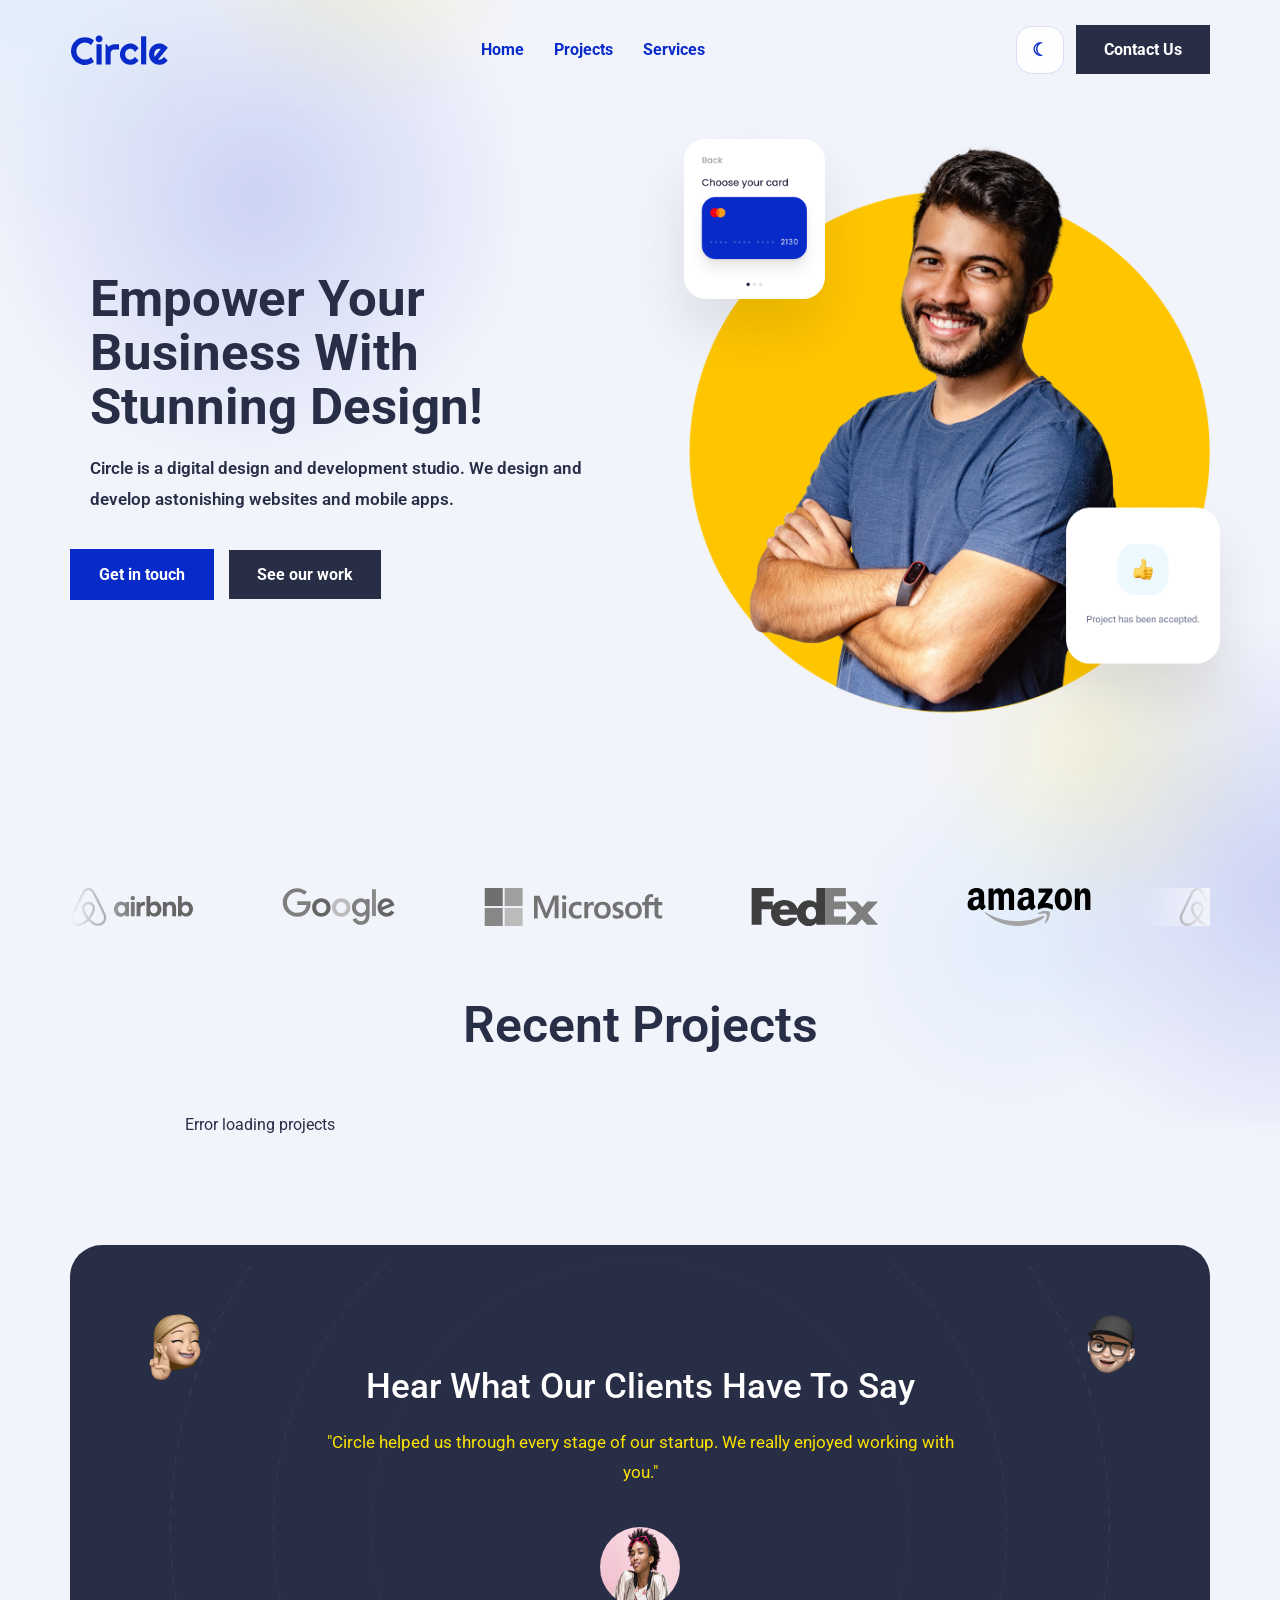
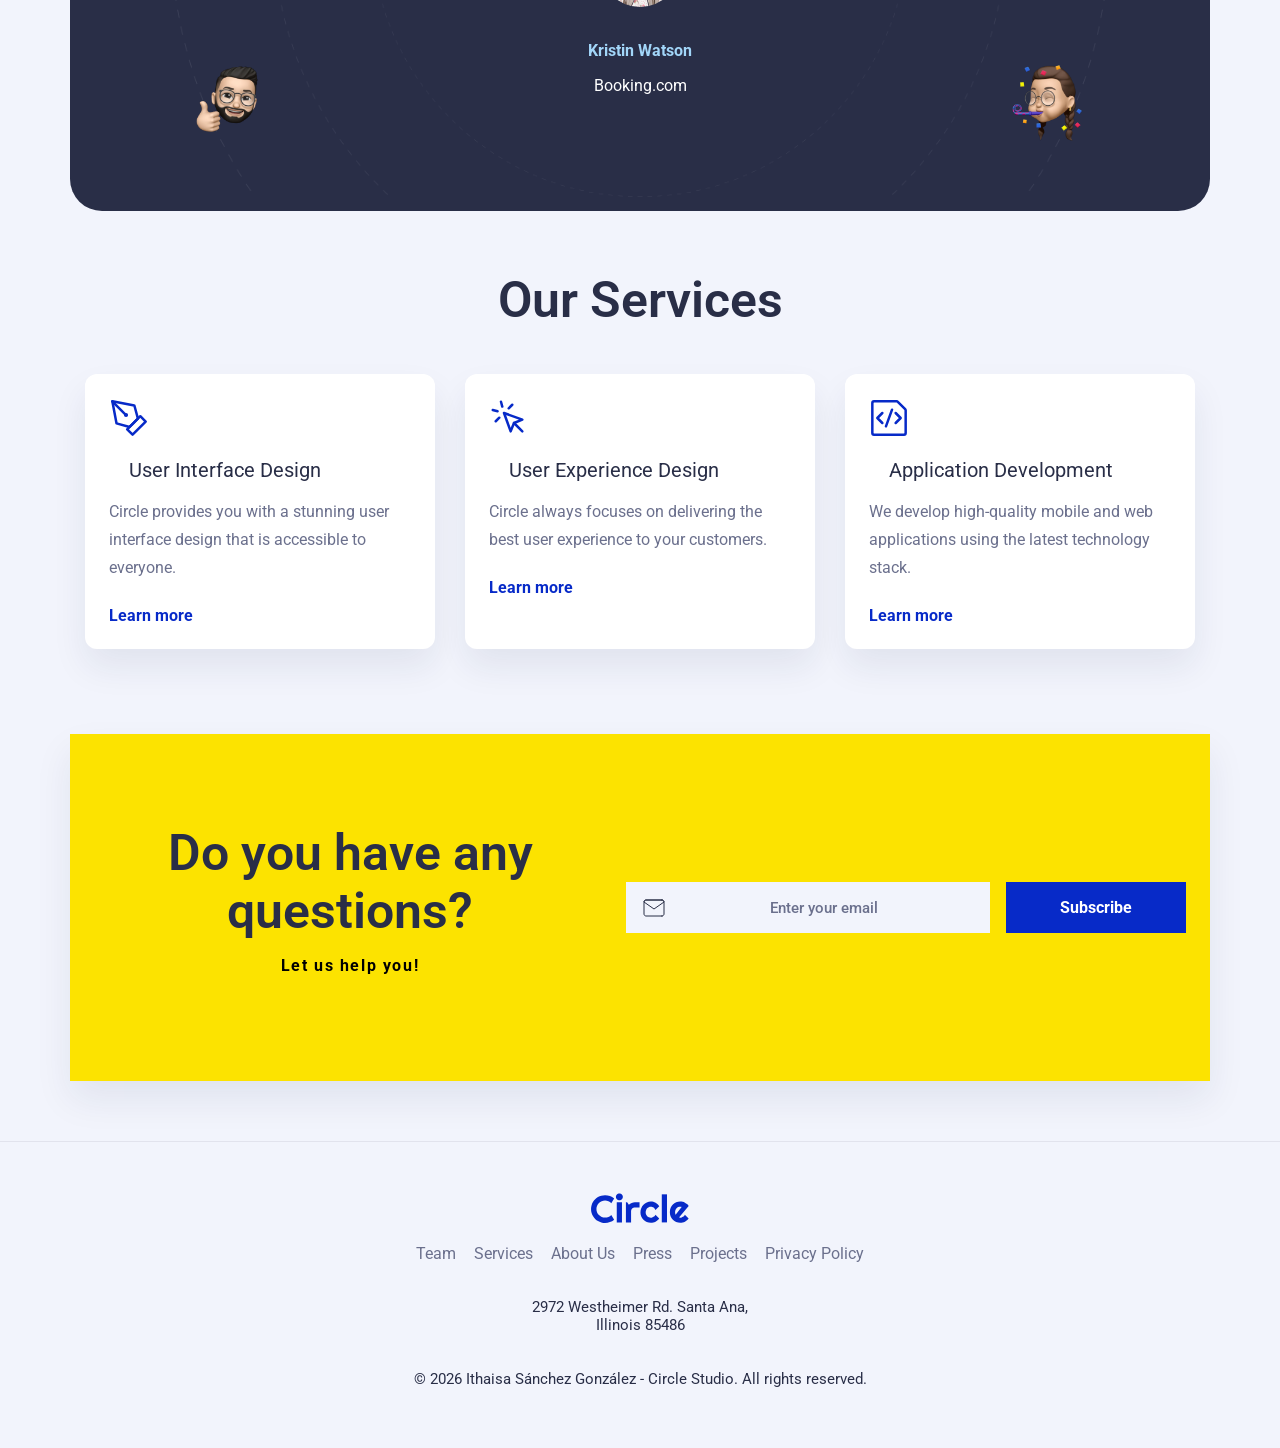
<file: index.html>
<!DOCTYPE html>
<html lang="en">
<head>
    <meta charset="UTF-8">
    <meta name="viewport" content="width=device-width, initial-scale=1.0">
    <meta name="description" content="Circle is a digital design and development studio. We design and develop astonishing websites and mobile apps.">
    <link rel="stylesheet" href="css/global.css">
    <link rel="stylesheet" href="css/home.css">
    <link rel="shortcut icon" href="/assets/logos/favicon.ico" type="image/x-icon">
    <title>Circle studio</title>
</head>
<body>

  <!-- Header -->
  <div id="header-component"></div>

  <!-- Main -->
  <main class="container">
    <section class="hero" id="home">
      <div class="hero-content">
        <h1>Empower Your Business With Stunning Design!</h1>
        <h3>Circle is a digital design and development studio. We design and develop astonishing websites and mobile apps.</h3>
        <div class="hero-actions">
          <a class="btn btn-primary" href="#contact">Get in touch</a>
          <a class="btn btn-secondary" href="#projects">See our work</a>
        </div>
      </div>

      <!-- Hero images -->
      <div class="hero-images">
        <img class="img-hero" src="assets/hero-section/hero-image.png" alt="Hero principal">
        <div class="hero-card top">
          <img src="assets/hero-section/card-1.png" alt="Hero Card">
        </div>
        <div class="hero-card bottom">
          <img src="assets/hero-section/card-2.png" alt="Hero Card">
        </div>
      </div>
    </section>

    <!-- Clients -->
    <section class="clients">
      <div class="logos-slider">
        <div class="logos-track">
          <div class="logos">
            <a href="https://airbnb.es" target="_blank" rel="noreferrer"><img src="assets/logos/airbnb-logo.svg" alt="Airbnb logo"></a>
            <a href="https://google.es" target="_blank" rel="noreferrer"><img src="assets/logos/google-logo.svg" alt="Google logo"></a>
            <a href="https://microsoft.com" target="_blank" rel="noreferrer"><img src="assets/logos/microsoft-logo.svg" alt="Microsoft logo"></a>
            <a href="https://fedex.com" target="_blank" rel="noreferrer"><img src="assets/logos/fedex-logo.svg" alt="FedEx logo"></a>
            <a href="https://amazon.com" target="_blank" rel="noreferrer"><img src="assets/logos/amazon-logo.svg" alt="Amazon logo"></a>
          </div>
          <div class="logos" aria-hidden="true">
            <a href="https://airbnb.es" target="_blank" rel="noreferrer" tabindex="-1"><img src="assets/logos/airbnb-logo.svg" alt=""></a>
            <a href="https://google.es" target="_blank" rel="noreferrer" tabindex="-1"><img src="assets/logos/google-logo.svg" alt=""></a>
            <a href="https://microsoft.com" target="_blank" rel="noreferrer" tabindex="-1"><img src="assets/logos/microsoft-logo.svg" alt=""></a>
            <a href="https://fedex.com" target="_blank" rel="noreferrer" tabindex="-1"><img src="assets/logos/fedex-logo.svg" alt=""></a>
            <a href="https://amazon.com" target="_blank" rel="noreferrer" tabindex="-1"><img src="assets/logos/amazon-logo.svg" alt=""></a>
          </div>
        </div>
      </div>
    </section>

    <!-- Recent projects -->
    <section id="projects" class="recent-projects">
      <h2>Recent Projects</h2>
      <div class="projects-container" id="projects-container"></div>
    </section>

    <!-- Testimonial -->
    <section class="testimonial">
      <div class="testimonial-memojis">
        <img class="testimonial-memoji1" src="assets/testimonial-section/memoji-1.png" alt="memoji 1">
        <img class="testimonial-memoji2" src="assets/testimonial-section/memoji-2.png" alt="memoji 2">
        <img class="testimonial-memoji3" src="assets/testimonial-section/memoji-3.png" alt="memoji 3">
        <img class="testimonial-memoji4" src="assets/testimonial-section/memoji-4.png" alt="memoji 4">
      </div>
      <div class="testimonial-text">
        <h3>Hear What Our Clients Have To Say</h3>
        <p>"Circle helped us through every stage of our startup. We really enjoyed working with you."</p>
      </div>
      <div class="testimonial-profile">
        <img class="testimonial-profile-img" src="assets/testimonial-section/profile.png" alt="Profile">
        <div class="testimonial-profile-info">
          <p class="name">Kristin Watson</p>
          <p class="origin">Booking.com</p>
        </div>
      </div>
    </section>

    <!-- Services -->
    <section id="services" class="services">
      <h2>Our Services</h2>
      <div class="services-container">
        <article class="services-card">
          <div class="img-services">
            <img src="assets/services-section/icons/1.svg" alt="User Interface Design">
          </div>
          <h4>User Interface Design</h4>
          <p>Circle provides you with a stunning user interface design that is accessible to everyone.</p>
          <a class="learn-more" href="#">Learn more</a>
        </article>
        <article class="services-card">
          <div class="img-services">
            <img src="assets/services-section/icons/2.svg" alt="User Experience Design">
          </div>
          <h4>User Experience Design</h4>
          <p>Circle always focuses on delivering the best user experience to your customers.</p>
          <a class="learn-more" href="#">Learn more</a>
        </article>
        <article class="services-card">
          <div class="img-services">
            <img src="assets/services-section/icons/3.svg" alt="Application Development">
          </div>
          <h4>Application Development</h4>
          <p>We develop high-quality mobile and web applications using the latest technology stack.</p>
          <a class="learn-more" href="#">Learn more</a>
        </article>
      </div>
    </section>

    <!-- Newsletter -->
    <div id="newsletter-component"></div>
  </main>

  <!-- Footer -->
<div id="footer-component"></div>
<!-- Scroll to top -->
  <button id="scroll-top-btn" class="scroll-top-btn" type="button" aria-label="Back to top">&uarr;</button>
  <!-- Scripts -->
  <script src="/js/components.js"></script>
  <script src="/js/header.js"></script>
  <script src="/js/scroll-top.js"></script>
  <script src="/js/projects.js"></script>
  <script src="/js/cursor-trail.js"></script>
</body>
</html>
</file>
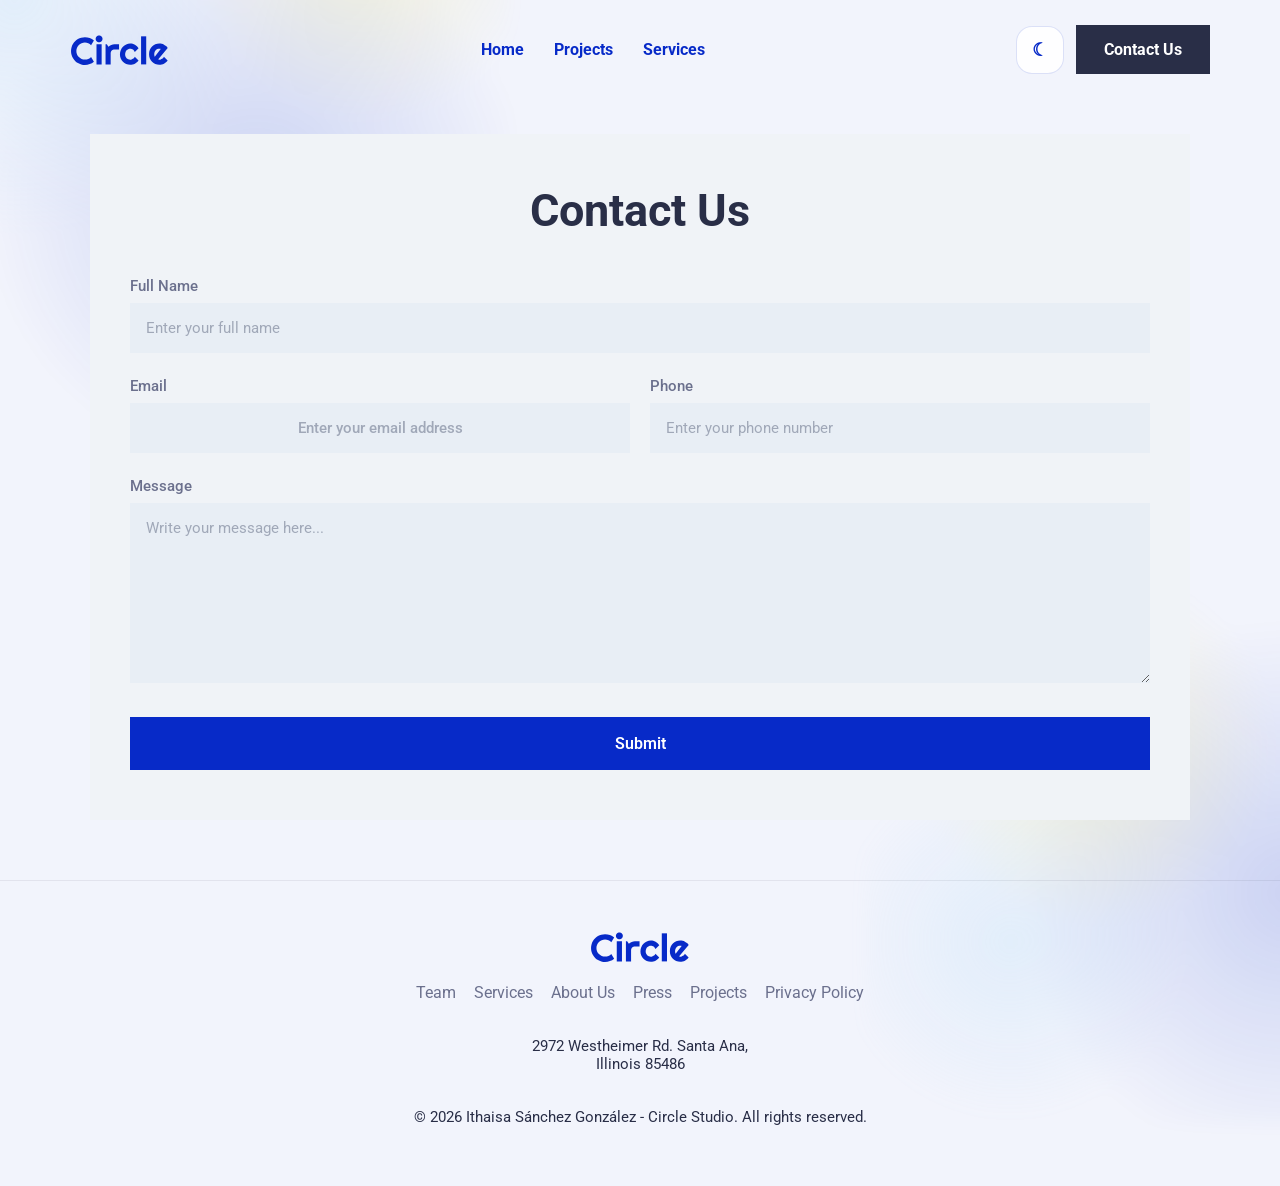
<file: pages/contact.html>
<!DOCTYPE html>
<html lang="en">
<head>
    <meta charset="UTF-8">
    <meta name="viewport" content="width=device-width, initial-scale=1.0">
    <meta name="description" content="Contact us for any inquiries or collaborations. We are here to help you with your digital design and development needs.">
    <link rel="stylesheet" href="../css/global.css">
    <link rel="stylesheet" href="../css/contact.css">
    <link rel="shortcut icon" href="/assets/logos/favicon.ico" type="image/x-icon">
    <title>Contact Us</title>
</head>
<body>
  <!-- Header -->
  <div id="header-component"></div>

  <!-- Contact Form -->
  <section id="contact" class="contact-section">
    <h1>Contact Us</h1>
    <form class="contact-form">
      <div class="form-group">
        <label for="name">Full Name</label>
        <input type="text" id="name" name="name" placeholder="Enter your full name" required>
      </div>

      <div class="form-row">
        <div class="form-group">
          <label for="email">Email</label>
          <input type="email" id="email" name="email" placeholder="Enter your email address" required>
        </div>
        <div class="form-group">
          <label for="phone">Phone</label>
          <input type="tel" id="phone" name="phone" placeholder="Enter your phone number" required>
        </div>
      </div>

      <div class="form-group">
        <label for="message">Message</label>
        <textarea id="message" name="message" placeholder="Write your message here..." required></textarea>
      </div>

      <button type="submit" class="btn btn-primary">Submit</button>
    </form>
  </section>

  <!-- Footer -->
  <div id="footer-component"></div>

  <!-- Scroll to top -->
  <button id="scroll-top-btn" class="scroll-top-btn" type="button" aria-label="Back to top">&uarr;</button>

  <!-- Scripts -->
  <script src="../js/components.js"></script>
  <script src="../js/header.js"></script>
  <script src="../js/scroll-top.js"></script>
  <script src="../js/contact.js"></script>
  <script src="../js/cursor-trail.js"></script>
</body>
</html>
</file>
<file: css/global.css>
@import url("https://fonts.googleapis.com/css2?family=Roboto:wght@400;700&display=swap");

:root {
  --Primary: #072ac8;
  --PrimaryLight: #a2d6f9;
  --PrimaryLighter: #d1edff;
  --SecondaryLight: #fce300;
  --SecondaryDark: #ffc600;
  --NeutralLight: #f4f6fc;
  --NeutralMedium: #6b708d;
  --NeutralDark: #292e47;
  --White: #fff;
  --Black: #000;
  --Background: #F2F4FC;
  --Surface: #ffffff;
  --SurfaceAlt: #f0f3f7;
  --FieldBg: #e8eef5;
  --FieldFocus: #dce5f0;
  --Placeholder: #a0a8b8;
  --HeaderBg: rgba(242, 244, 252, 0.88);
  --HeaderPanel: rgba(242, 244, 252, 0.98);
  --BorderSoft: rgba(41, 46, 71, 0.08);
  --ShadowSoft: 0 18px 35px rgba(24, 40, 75, 0.08);
  --ShadowStrong: 0 24px 50px rgba(24, 40, 75, 0.14);
  --AmbientPrimary: rgba(7, 42, 200, 0.16);
  --AmbientSecondary: rgba(252, 227, 0, 0.13);
  --AmbientHighlight: rgba(162, 214, 249, 0.2);
}

[data-theme="dark"] {
  --Primary: #6f8fff;
  --PrimaryLight: #b9cbff;
  --PrimaryLighter: #223257;
  --SecondaryLight: #ffd84d;
  --SecondaryDark: #f2c403;
  --NeutralLight: #111826;
  --NeutralMedium: #b7c0d8;
  --NeutralDark: #f4f6fc;
  --White: #1a2336;
  --Black: #f4f6fc;
  --Background: #0c1320;
  --Surface: #172133;
  --SurfaceAlt: #111b2d;
  --FieldBg: #10192a;
  --FieldFocus: #15233a;
  --Placeholder: #8c9ab8;
  --HeaderBg: rgba(12, 19, 32, 0.86);
  --HeaderPanel: rgba(17, 27, 45, 0.98);
  --BorderSoft: rgba(185, 203, 255, 0.12);
  --ShadowSoft: 0 18px 35px rgba(0, 0, 0, 0.28);
  --ShadowStrong: 0 24px 50px rgba(0, 0, 0, 0.36);
  --AmbientPrimary: rgba(111, 143, 255, 0.18);
  --AmbientSecondary: rgba(255, 216, 77, 0.14);
  --AmbientHighlight: rgba(185, 203, 255, 0.16);
}

* {
  box-sizing: border-box;
}

html,
body {
  margin: 0;
  min-height: 100%;
  font-family: "Roboto", sans-serif;
  background: var(--Background);
  color: var(--NeutralDark);
  scroll-behavior: smooth;
}

body {
  position: relative;
  isolation: isolate;
  text-align: center;
  transition: background-color 0.3s ease, color 0.3s ease;
}

body::before,
body::after {
  content: "";
  position: fixed;
  inset: auto;
  pointer-events: none;
  z-index: -1;
  filter: blur(8px);
  opacity: 1;
  will-change: transform;
}

body::before {
  top: -12rem;
  left: -10rem;
  width: min(42rem, 70vw);
  height: min(42rem, 70vw);
  background:
    radial-gradient(circle at 26% 28%, var(--AmbientHighlight) 0%, transparent 34%),
    radial-gradient(circle at 62% 58%, var(--AmbientPrimary) 0%, transparent 48%),
    radial-gradient(circle at 78% 20%, var(--AmbientSecondary) 0%, transparent 24%);
  animation: ambientFloatOne 20s ease-in-out infinite alternate;
}

body::after {
  right: -12rem;
  bottom: -14rem;
  width: min(38rem, 64vw);
  height: min(38rem, 64vw);
  background:
    radial-gradient(circle at 38% 38%, var(--AmbientSecondary) 0%, transparent 34%),
    radial-gradient(circle at 70% 62%, var(--AmbientPrimary) 0%, transparent 48%),
    radial-gradient(circle at 24% 70%, var(--AmbientHighlight) 0%, transparent 28%);
  animation: ambientFloatTwo 24s ease-in-out infinite alternate;
}

.cursor-trail {
  position: fixed;
  inset: 0;
  width: 100%;
  height: 100%;
  pointer-events: none;
  z-index: 999;
}

@keyframes ambientFloatOne {
  from {
    transform: translate3d(0, 0, 0) scale(1);
  }

  to {
    transform: translate3d(6vw, 4vh, 0) scale(1.12);
  }
}

@keyframes ambientFloatTwo {
  from {
    transform: translate3d(0, 0, 0) scale(1);
  }

  to {
    transform: translate3d(-6vw, -5vh, 0) scale(1.1);
  }
}

img {
  display: block;
  max-width: 100%;
}

a {
  color: var(--NeutralMedium);
  text-decoration: none;
}

button,
input,
textarea {
  font: inherit;
}

input[type="email"]::placeholder {
  color: var(--NeutralMedium);
  font-size: 0.95rem;
  font-weight: 500;
  text-align: center;
}

h1{
    text-align: center;
    font-size: clamp(1.25rem, 6vw, 3.75rem);
    color: var(--NeutralDark);
    margin: 20px;
    font-weight: 700;
    
}

h2{
    font-size: clamp(2rem, 5vw, 3.125rem);
    color: var(--NeutralDark);
    margin: 0 auto 32px;
    font-weight: 600;
    text-align: center;
}

h3{
    font-size: clamp(1.7rem, 4vw, 2.5rem);
    color: var(--NeutralDark);
    margin: 20px;
    font-weight: 500;
}

h4{
    font-size: clamp(1.35rem, 3vw, 1.875rem);
    color: var(--NeutralDark);
    margin: 20px;
    font-weight: 400;}


/* layout */

.container {
  width: min(1180px, 100%);
  margin: 0 auto;
  padding: 0 20px;
}

.site-header {
  padding: 25px 0 0;
  position: sticky;
  top: 0;
  z-index: 1001;
  transition: padding 0.28s ease, background-color 0.28s ease,
    box-shadow 0.28s ease, backdrop-filter 0.28s ease;
}

.site-header.is-sticky {
  padding: 10px 0;
  background: var(--HeaderBg);
  backdrop-filter: blur(16px);
  box-shadow: 0 14px 30px rgba(24, 40, 75, 0.08);
}

.header-inner {
  display: flex;
  justify-content: space-between;
  align-items: center;
  gap: 20px;
  position: relative;
  transition: gap 0.28s ease, min-height 0.28s ease;
}

.logo {
  height: 32px;
  width: auto;
  transition: height 0.28s ease;
}

.menu-toggle {
  display: none;
  position: relative;
  width: 52px;
  height: 52px;
  border: 1px solid rgba(7, 42, 200, 0.14);
  border-radius: 16px;
  background: rgba(255, 255, 255, 0.86);
  cursor: pointer;
  padding: 0;
  transition: transform 0.2s ease, box-shadow 0.25s ease, background-color 0.25s ease;
}

.menu-toggle:hover {
  transform: translateY(-1px);
  box-shadow: 0 14px 24px rgba(7, 42, 200, 0.12);
}

.menu-toggle-line {
  position: absolute;
  left: 14px;
  width: 24px;
  height: 2px;
  border-radius: 999px;
  background: var(--Primary);
  transition: transform 0.28s ease, opacity 0.2s ease, top 0.28s ease,
    background-color 0.2s ease;
}

.menu-toggle-line:nth-child(1) {
  top: 17px;
}

.menu-toggle-line:nth-child(2) {
  top: 25px;
}

.menu-toggle-line:nth-child(3) {
  top: 33px;
}

.menu-toggle[aria-expanded="true"] {
  background: var(--Primary);
}

.menu-toggle[aria-expanded="true"] .menu-toggle-line {
  background: var(--White);
}

.menu-toggle[aria-expanded="true"] .menu-toggle-line:nth-child(1) {
  top: 25px;
  transform: rotate(45deg);
}

.menu-toggle[aria-expanded="true"] .menu-toggle-line:nth-child(2) {
  opacity: 0;
  transform: scaleX(0.2);
}

.menu-toggle[aria-expanded="true"] .menu-toggle-line:nth-child(3) {
  top: 25px;
  transform: rotate(-45deg);
}

.header-menu {
  display: flex;
  align-items: center;
  gap: 24px;
}

.header-actions {
  display: flex;
  align-items: center;
  gap: 12px;
}

.theme-toggle {
  display: inline-flex;
  align-items: center;
  justify-content: center;
  min-width: 52px;
  height: 52px;
  border: 1px solid rgba(7, 42, 200, 0.14);
  border-radius: 16px;
  background: rgba(255, 255, 255, 0.88);
  color: var(--Primary);
  cursor: pointer;
  font-size: 1.1rem;
  font-weight: 700;
  transition: transform 0.2s ease, box-shadow 0.25s ease, background-color 0.25s ease,
    color 0.25s ease;
}

.theme-toggle:hover {
  transform: translateY(-1px);
  box-shadow: 0 14px 24px rgba(7, 42, 200, 0.12);
}

[data-theme="dark"] .menu-toggle,
[data-theme="dark"] .theme-toggle {
  background: rgba(23, 33, 51, 0.92);
  border-color: rgba(185, 203, 255, 0.16);
}

[data-theme="dark"] .menu-toggle-line {
  background: white;
}

[data-theme="dark"] .menu-toggle[aria-expanded="true"] .menu-toggle-line {
  background: #fff;
}

.nav-links {
  display: flex;
  gap: 30px;
  flex-wrap: wrap;
  justify-content: center;
  align-items: center;
  
}
.nav-links a {
  position: relative;
  display: inline-block;
  text-decoration: none;
  font-weight: 700;
  color: var(--Primary);
}

.nav-links a::after {
  content: "";
  position: absolute;
  left: 0;
  bottom: -6px;
  width: 100%;
  height: 3px;
  background-color: var(--SecondaryDark); 
  transform: scaleX(0);
  transform-origin: left;
  transition: transform 0.3s ease;
}

.nav-links a:hover::after {
  transform: scaleX(1);
}

.btn {
  display: inline-flex;
  align-items: center;
  justify-content: center;
  padding: 15px 28px;
  font-weight: 700;
  transition: transform 0.2s ease, opacity 0.2s ease;
  text-align: center;
}

.site-header.is-sticky .header-inner {
  gap: 16px;
}

.site-header.is-sticky .logo {
  height: 28px;
}

.site-header.is-sticky .btn {
  padding: 12px 22px;
}

.site-header.is-sticky .nav-links {
  gap: 24px;
}

.btn-primary {
  background: var(--Primary);
  color: var(--White);
  border: 1px solid var(--Primary);
}

.btn-secondary {
  background-color: var(--NeutralDark);
  color: var(--White);
}

.btn:hover {
  transform: translateY(-2px);
  opacity: 0.95;
  background-color: var(--Primary);
}

/* footer */

.site-footer {
  margin: 60px auto 40px;
  padding: 40px 20px 20px;
  border-top: 1px solid var(--BorderSoft);
}

.newsletter {
  margin: 50px auto;
  padding: 90px 24px;
  background-color: var(--SecondaryLight);
  box-shadow: var(--ShadowSoft);
}

.newsletter-inner {
  display: flex;
  flex-direction: column;
  align-items: center;
  gap: 24px;
}

.newsletter-inner form {
  display: flex;
  flex-direction: column;
  align-items: center;
  gap: 16px;
  width: 100%;
  max-width: 560px;
}

.newsletter-inner input[type="email"] {
  width: 100%;
  padding: 16px 16px 16px 48px;
  background: url("../assets/newsletter/icon/mail.svg") no-repeat left 16px center / 24px 24px;
  border: none;
  background-color: var(--Background);
  font-size: 0.95rem;
  color: var(--NeutralMedium);
  font-family: inherit;
  transition: background-color 0.3s ease;
  text-align: left;
}

.newsletter-inner button {
  width: 100%;
}

.newsletter-inner p {
  text-align: center;
  font-weight: 700;
  letter-spacing: 0.1em;
  color: var(--Black);
}

.newsletter-inner h2 {
  margin: 0;
  color: var(--NeutralDark);
}

[data-theme="dark"] .newsletter-inner input[type="email"] {
  background: url("../assets/newsletter/icon/mail.svg") no-repeat left 16px center / 24px 24px;
  background-color: #ffffff;
  color: #292e47;
}

[data-theme="dark"] .newsletter-inner input[type="email"]::placeholder {
  color: #6b708d;
}

.projects-container,
.services-container {
  display: grid;
  padding: 15px;
  gap: 30px;
  max-width: 1140px;
  margin: 0 auto;
}

.project-card,
.services-card {
  background: var(--Surface);
  overflow: hidden;
  border-radius: 12px;
  box-shadow: var(--ShadowSoft);
  transition: transform 0.3s ease, box-shadow 0.3s ease;
  text-align: left;
}

.project-card img {
  height: 220px;
  width: 100%;
  object-fit: cover;
}

.project-inner-card,
.services-card {
  padding: 24px;
}

.project-title,
.services-card h4 {
  font-size: 1.25rem;
  margin-bottom: 10px;
}

.project-description,
.services-card p {
  font-size: 0.975rem;
  line-height: 1.8;
  color: var(--NeutralMedium);
  margin-bottom: 24px;
}

.project-card .learn-more,
.services-card .learn-more {
  color: var(--Primary);
  font-weight: 700;
}

.project-card:hover,
.services-card:hover {
  transform: translateY(-4px);
  box-shadow: 0 24px 60px rgba(24, 40, 75, 0.14);
}

.footer-inner {
  display: flex;
  flex-direction: column;
  gap: 20px;
  align-items: center;
}

.footer-inner nav {
  display: flex;
  flex-wrap: wrap;
  gap: 18px;
  justify-content: center;
}

.footer-inner p {
  color: var(--NeutralDark);
  font-size: 0.95rem;
}

.scroll-top-btn {
  position: fixed;
  right: 24px;
  bottom: 24px;
  width: 52px;
  height: 52px;
  border: none;
  border-radius: 50%;
  background: var(--Primary);
  color: var(--White);
  font-size: 1.4rem;
  font-weight: 700;
  cursor: pointer;
  box-shadow: 0 10px 30px rgba(7, 42, 200, 0.25);
  opacity: 0;
  visibility: hidden;
  transform: translateY(10px);
  transition: opacity 0.3s ease, transform 0.3s ease, visibility 0.3s ease,
    background-color 0.2s ease;
  z-index: 1000;
}

.scroll-top-btn:hover {
  background: var(--NeutralDark);
  transform: translateY(-2px);
}

.scroll-top-btn.is-visible {
  opacity: 1;
  visibility: visible;
  transform: translateY(0);
}

#copy {
  margin: 0;
  text-align: center;
  color: var(--NeutralDark);
}

/* Media Queries */

@media (min-width: 768px) {
  .header-inner {
    padding: 0 20px;
  }

  .site-footer {
    padding: 50px 20px 20px;
  }
}

@media (max-width: 991px) {
  .header-inner {
    justify-content: space-between;
  }

  .menu-toggle {
    display: inline-flex;
    align-items: center;
    justify-content: center;
  }

  .header-menu {
    position: absolute;
    top: calc(100% + 16px);
    right: 20px;
    left: 20px;
    display: grid;
    gap: 18px;
    padding: 22px 20px;
    border-radius: 24px;
    background: var(--HeaderPanel);
    border: 1px solid rgba(7, 42, 200, 0.08);
    box-shadow: var(--ShadowStrong);
    opacity: 0;
    visibility: hidden;
    pointer-events: none;
    transform: translateY(-12px) scale(0.98);
    transform-origin: top right;
    transition: opacity 0.28s ease, transform 0.28s ease, visibility 0.28s ease;
  }

  .header-menu.is-open {
    opacity: 1;
    visibility: visible;
    pointer-events: auto;
    transform: translateY(0) scale(1);
  }

  .nav-links {
    width: 100%;
    flex-direction: column;
    align-items: flex-start;
    gap: 14px;
  }

  .nav-links a {
    opacity: 0;
    transform: translateY(8px);
    transition: opacity 0.25s ease, transform 0.25s ease, color 0.2s ease;
  }

  .header-menu.is-open .nav-links a {
    opacity: 1;
    transform: translateY(0);
  }

  .header-menu.is-open .nav-links a:nth-child(1) {
    transition-delay: 0.06s;
  }

  .header-menu.is-open .nav-links a:nth-child(2) {
    transition-delay: 0.1s;
  }

  .header-menu.is-open .nav-links a:nth-child(3) {
    transition-delay: 0.14s;
  }

  .site-header .btn {
    width: 100%;
    max-width: none;
  }

  .theme-toggle {
    width: 100%;
  }

  .header-actions {
    display: grid;
    gap: 12px;
  }
}

@media (max-width: 767px) {
  body {
    text-align: left;
  }

  body::before {
    width: 24rem;
    height: 24rem;
    top: -8rem;
    left: -9rem;
  }

  body::after {
    width: 22rem;
    height: 22rem;
    right: -8rem;
    bottom: -10rem;
  }

  h1,
  h2,
  h3,
  h4 {
    margin-left: 0;
    margin-right: 0;
  }

  h1,
  h2 {
    margin-bottom: 24px;
  }

  .container {
    padding: 0 16px;
  }

  .site-header {
    padding-top: 18px;
  }

  .header-inner {
    gap: 16px;
  }

  .btn {
    width: 100%;
  }

  .header-menu {
    right: 16px;
    left: 16px;
    padding: 18px 16px;
  }

  .scroll-top-btn {
    right: 16px;
    bottom: 16px;
    width: 48px;
    height: 48px;
  }

  .site-footer {
    margin: 40px auto 24px;
    padding: 32px 16px 12px;
  }

  .newsletter {
    margin: 40px auto;
    padding: 48px 18px;
  }

  .newsletter-inner {
    align-items: stretch;
    text-align: center;
  }

  .newsletter-inner form {
    max-width: none;
  }

  .projects-container,
  .services-container {
    grid-template-columns: 1fr;
    padding: 0;
    gap: 20px;
  }

  .project-card img {
    height: 200px;
  }

  .project-inner-card,
  .services-card {
    padding: 20px;
  }
}

@media (min-width: 992px) {
  .header-inner {
    display: grid;
    grid-template-columns: auto 1fr auto;
    align-items: center;
  }

  .header-menu {
    display: contents !important;
    opacity: 1 !important;
    visibility: visible !important;
    pointer-events: auto !important;
    transform: none !important;
    position: static;
    padding: 0;
    border: none;
    box-shadow: none;
    background: transparent;
  }

  .nav-links {
    justify-content: center;
  }

  .site-header .btn {
    justify-self: auto;
    width: auto;
  }

  .theme-toggle {
    min-width: 48px;
    height: 48px;
  }

  .header-actions {
    justify-self: end;
  }
}

@media (min-width: 768px) {
  .projects-container,
  .services-container {
    grid-template-columns: repeat(3, minmax(0, 1fr));
  }

  .newsletter-inner {
    flex-direction: row;
    justify-content: space-between;
    align-items: center;
    gap: 20px;
  }

  .newsletter-inner form {
    flex-direction: row;
    align-items: stretch;
  }

  .newsletter-inner button {
    width: auto;
    min-width: 180px;
  }
}

@media (min-width: 768px) and (max-width: 1199px) {
  .projects-container,
  .services-container {
    grid-template-columns: repeat(2, minmax(0, 1fr));
  }
}

@media (prefers-reduced-motion: reduce) {
  body::before,
  body::after {
    animation: none;
  }

  .cursor-trail {
    display: none;
  }
}
</file>
<file: css/home.css>
.hero {
  margin: 60px auto;
  max-width: 1180px;
  padding-bottom: 50px;
}

.hero-content {
  max-width: 540px;
  margin: 0 auto;
}

.hero-content h1 {
  font-size: clamp(2.5rem, 4vw, 4.5rem);
  line-height: 1.05;
  margin-bottom: 20px;
  color: var(--NeutralDark);
  text-transform: capitalize;
  text-align: left;
}

.hero-content h3 {
  font-size: 1.05rem;
  font-weight: 600;
  line-height: 1.8;
  color: var(--NeutralDark);
  margin-bottom: 35px;
}

.hero-actions {
  display: flex;
  flex-direction: column;
  gap: 15px;
  align-items: center;
}

/* hero images */

.hero-images {
  position: relative;
  margin: 40px auto 0;
  max-width: 900px;
}

.img-hero {
  width: 100%;
  max-width: 800px;
  margin: 0 auto;
}

.hero-card {
  position: absolute;
  width: 280px;
  max-width: 280px;
  display: none;
}

.hero-card.top {
  top: -20px;
  left: -10%;
}

.hero-card.bottom {
  bottom: -20px;
  right: -10%;
}

/* clients */

.clients {
  margin: 70px 0;
}

.logos-slider {
  position: relative;
  overflow: hidden;
  width: 100%;
}

.logos-slider::before,
.logos-slider::after {
  content: "";
  position: absolute;
  top: 0;
  bottom: 0;
  width: 72px;
  z-index: 1;
  pointer-events: none;
}

.logos-slider::before {
  left: 0;
  background: linear-gradient(90deg, var(--Background) 0%, transparent 100%);
}

.logos-slider::after {
  right: 0;
  background: linear-gradient(270deg, var(--Background) 0%, transparent 100%);
}

.logos-track {
  display: flex;
  width: max-content;
  animation: clients-scroll 18s linear infinite;
}

.logos {
  display: flex;
  align-items: center;
  gap: clamp(48px, 7vw, 88px);
  width: max-content;
  padding-right: clamp(48px, 7vw, 88px);
}

.clients img,
.logos img {
  filter: grayscale(1);
  width: auto;
  height: 32px;
}

.clients img:hover,
.logos img:hover {
  filter: grayscale(0);
}

.clients a {
  flex: 0 0 auto;
}

.logos-slider:hover .logos-track {
  animation-play-state: paused;
}

@keyframes clients-scroll {
  from {
    transform: translateX(0);
  }

  to {
    transform: translateX(-50%);
  }
}

/* recent projects */
.recent-projects,
.services {
  padding: 0 0 20px;
}

.recent-projects h2,
.services h2 {
  margin-bottom: 30px;
}

/* testimonials */

.testimonial {
  position: relative;
  margin: 60px auto;
  padding: 70px 20px;
  background: var(--NeutralDark) url("../assets/testimonial-section/orbit.png") no-repeat center/contain;
  border-radius: 32px;
  color: var(--White);
  overflow: hidden;
}

.testimonial-memojis {
  display: none;
}

.testimonial-text {
  max-width: 640px;
  margin: 0 auto 40px;
}

.testimonial-text h3 {
  font-size: 2.2rem;
  margin-bottom: 20px;
  color: var(--White);
}

.testimonial-text p {
  color: var(--SecondaryLight);
  font-size: 1.05rem;
  line-height: 1.8;
}

.testimonial-profile {
  display: flex;
  flex-direction: column;
  align-items: center;
  justify-content: center;
  text-align: center;
  gap: 18px;
}

.testimonial-profile-img {
  width: 80px;
  height: 80px;
  
  border-radius: 60%;
  
}

.testimonial-profile-info .name {
  text-align: center;
  font-weight: 700;
  color: var(--PrimaryLight);
}

.testimonial-profile-info .origin {
  text-align: center;
  color: var(--White);
}

[data-theme="dark"] .testimonial {
  background: linear-gradient(180deg, #fff1a8 0%, #ffe169 100%);
}

[data-theme="dark"] .testimonial-text h3 {
  color: #111826;
}

[data-theme="dark"] .testimonial-text p {
  color: #30456f;
}

[data-theme="dark"] .testimonial-profile-info .name {
  color: #2747b5;
}

[data-theme="dark"] .testimonial-profile-info .origin {
  color: #111826;
}

@media (max-width: 767px) {
  .hero {
    margin: 32px auto 24px;
    padding-bottom: 24px;
  }

  .hero-content h1,
  .hero-content h3 {
    text-align: left;
  }

  .hero-content h1 {
    margin-bottom: 16px;
  }

  .hero-content h3 {
    line-height: 1.65;
    margin-bottom: 24px;
  }

  .hero-actions {
    align-items: stretch;
  }

  .hero-images {
    margin-top: 28px;
  }

  .clients {
    margin: 40px 0;
  }

  .logos-slider::before,
  .logos-slider::after {
    width: 36px;
  }

  .logos-track {
    animation-duration: 14s;
  }

  .clients img,
  .logos img {
    height: 24px;
  }

  .recent-projects,
  .services {
    padding-bottom: 10px;
  }

  .recent-projects h2,
  .services h2 {
    margin-bottom: 20px;
  }

  .testimonial {
    margin: 40px auto;
    padding: 44px 18px;
    border-radius: 24px;
    background-size: cover;
  }

  .testimonial-text {
    margin-bottom: 28px;
  }

  .testimonial-text h3,
  .testimonial-text p {
    text-align: center;
  }

  .testimonial-text p {
    font-size: 0.98rem;
  }

}

/* Media Queries */

@media (min-width: 768px) {
  .hero {
    display: grid;
    grid-template-columns: 1.05fr 0.95fr;
    align-items: center;
    column-gap: 40px;
  }

  .hero-content {
    text-align: left;
    margin: 0;
  }

  .hero-actions {
    flex-direction: row;
    justify-content: flex-start;
  }

  .clients {
    margin-top: 120px;
  }

  .testimonial {
    padding: 100px 60px;
  }

  .testimonial-memojis {
    display: block;
    position: absolute;
    inset: 0;
    pointer-events: none;
  }

  .testimonial-memojis img {
    position: absolute;
    width: 90px;
  }

  .testimonial-memoji1 {
    top: 10%;
    left: 5%;
  }

  .testimonial-memoji2 {
    top: 10%;
    right: 5%;
  }

  .testimonial-memoji3 {
    bottom: 12%;
    left: 10%;
  }

  .testimonial-memoji4 {
    bottom: 12%;
    right: 10%;
  }

  .testimonial-profile {
    justify-content: flex-start;
  }

}

@media (min-width: 992px) {
  .hero-images {
    margin-top: 0;
  }

  .hero-card {
    display: block;
  }

  .hero-card.top {
    top: -30px;
    left: -14%;
  }

  .hero-card.bottom {
    bottom: -40px;
    right: -14%;
  }

  .clients img {
    height: 38px;
  }
}

@media (prefers-reduced-motion: reduce) {
  .logos-track {
    animation: none;
  }
}

@media (min-width: 768px) and (max-width: 1199px) {
  .project-card:last-child,
  .services-card:last-child {
    grid-column: span 2;
    max-width: 420px;
    justify-self: center;
  }
}
</file>
<file: css/contact.css>
/* Contact form */

.contact-section {
  max-width: 1100px;
  margin: 60px auto;
  padding: 50px 40px;
  background-color: var(--SurfaceAlt);
}

.contact-section h1 {
  font-size: 2.8rem;
  color: var(--NeutralDark);
  margin: 0 0 40px 0;
  font-weight: 700;
  text-align: center;
}

.contact-form {
  display: flex;
  flex-direction: column;
  gap: 24px;
}

.form-group {
  display: flex;
  flex-direction: column;
  gap: 8px;
}

.form-row {
  display: grid;
  grid-template-columns: 1fr 1fr;
  gap: 20px;
}

.form-group label {
  font-size: 0.95rem;
  color: var(--NeutralMedium);
  font-weight: 500;
  text-align: left;
}

.form-group input,
.form-group textarea {
  padding: 16px 16px;
  border: none;
  background-color: var(--FieldBg);
  font-size: 0.95rem;
  color: var(--Black);
  font-family: inherit;
  transition: background-color 0.3s ease;
}

.form-group input::placeholder,
.form-group textarea::placeholder {
  color: var(--Placeholder);
}

.form-group input:focus,
.form-group textarea:focus {
  outline: none;
  background-color: var(--FieldFocus);
}

.form-group textarea {
  resize: vertical;
  min-height: 180px;
  font-family: inherit;
}

.contact-form .btn.btn-primary {
  padding: 16px 24px;
  font-size: 1rem;
  font-weight: 600;
  cursor: pointer;
  margin-top: 10px;
  width: 100%;
}

.success-popup-overlay {
  position: fixed;
  inset: 0;
  display: flex;
  align-items: center;
  justify-content: center;
  padding: 20px;
  background: rgba(12, 19, 32, 0.38);
  opacity: 0;
  visibility: hidden;
  transition: opacity 0.3s ease, visibility 0.3s ease;
  z-index: 2000;
}

.success-popup-overlay.is-visible {
  opacity: 1;
  visibility: visible;
}

.success-popup-card {
  width: min(100%, 420px);
  padding: 32px 28px;
  border-radius: 24px;
  background: var(--Surface);
  color: var(--NeutralDark);
  text-align: center;
  box-shadow: var(--ShadowStrong);
  transform: translateY(18px) scale(0.96);
  transition: transform 0.3s ease;
}

.success-popup-overlay.is-visible .success-popup-card {
  transform: translateY(0) scale(1);
}

.success-popup-icon {
  display: inline-flex;
  align-items: center;
  justify-content: center;
  width: 68px;
  height: 68px;
  margin-bottom: 18px;
  border-radius: 50%;
  background: #1fb76a;
  color: #fff;
  font-size: 2rem;
  font-weight: 700;
}

.success-popup-card h2 {
  margin: 0 0 10px;
  font-size: 1.7rem;
  color: var(--NeutralDark);
}

.success-popup-card p {
  margin: 0;
  color: var(--NeutralMedium);
  line-height: 1.7;
}

@media (max-width: 767px) {
  .contact-section {
    margin: 32px auto;
    padding: 28px 18px;
  }

  .contact-section h1 {
    margin-bottom: 24px;
  }

  .contact-form {
    gap: 18px;
  }

  .form-row {
    grid-template-columns: 1fr;
    gap: 18px;
  }

  .form-group input,
  .form-group textarea {
    padding: 14px;
  }

  .form-group textarea {
    min-height: 150px;
  }

  .success-popup-card {
    padding: 28px 20px;
  }

  .success-popup-card h2 {
    font-size: 1.4rem;
  }
}

@media (min-width: 768px) and (max-width: 1023px) {
  .contact-section {
    padding: 40px 28px;
  }

  .form-row {
    gap: 16px;
  }
}
</file>
